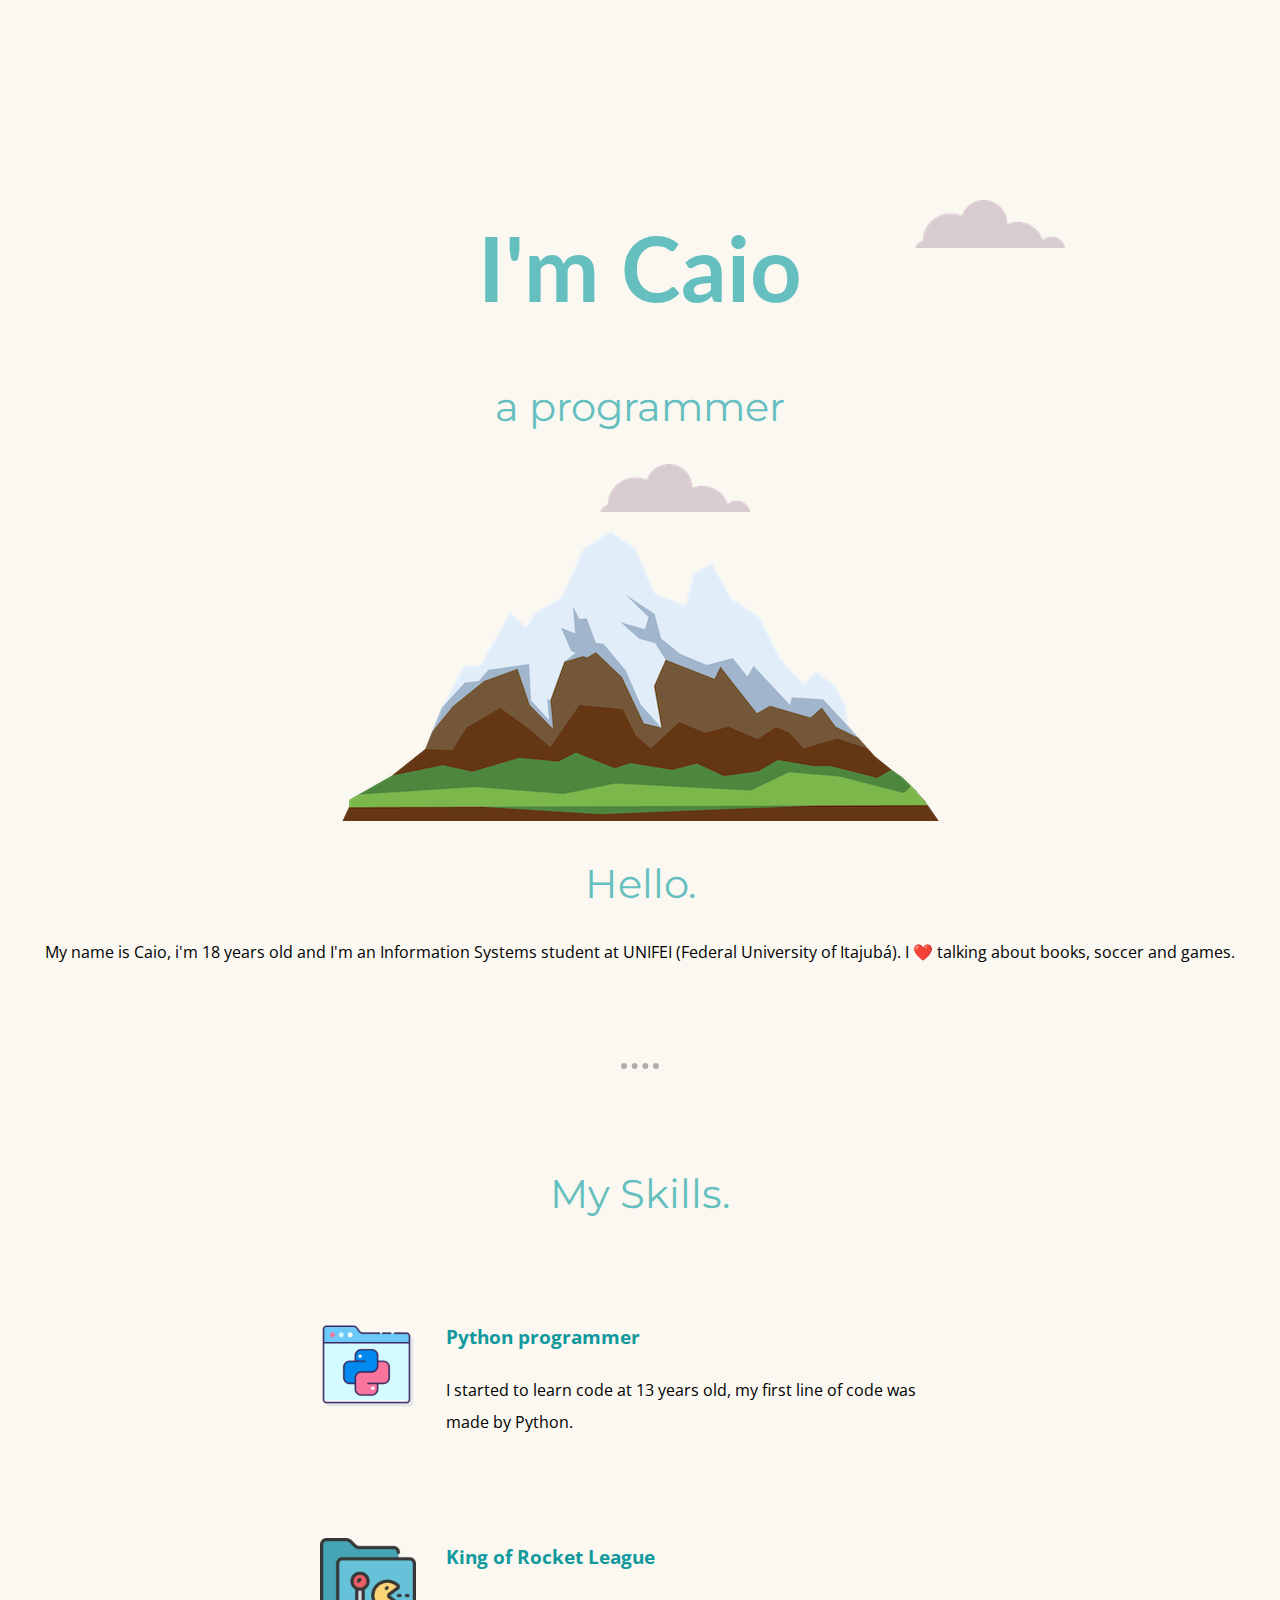
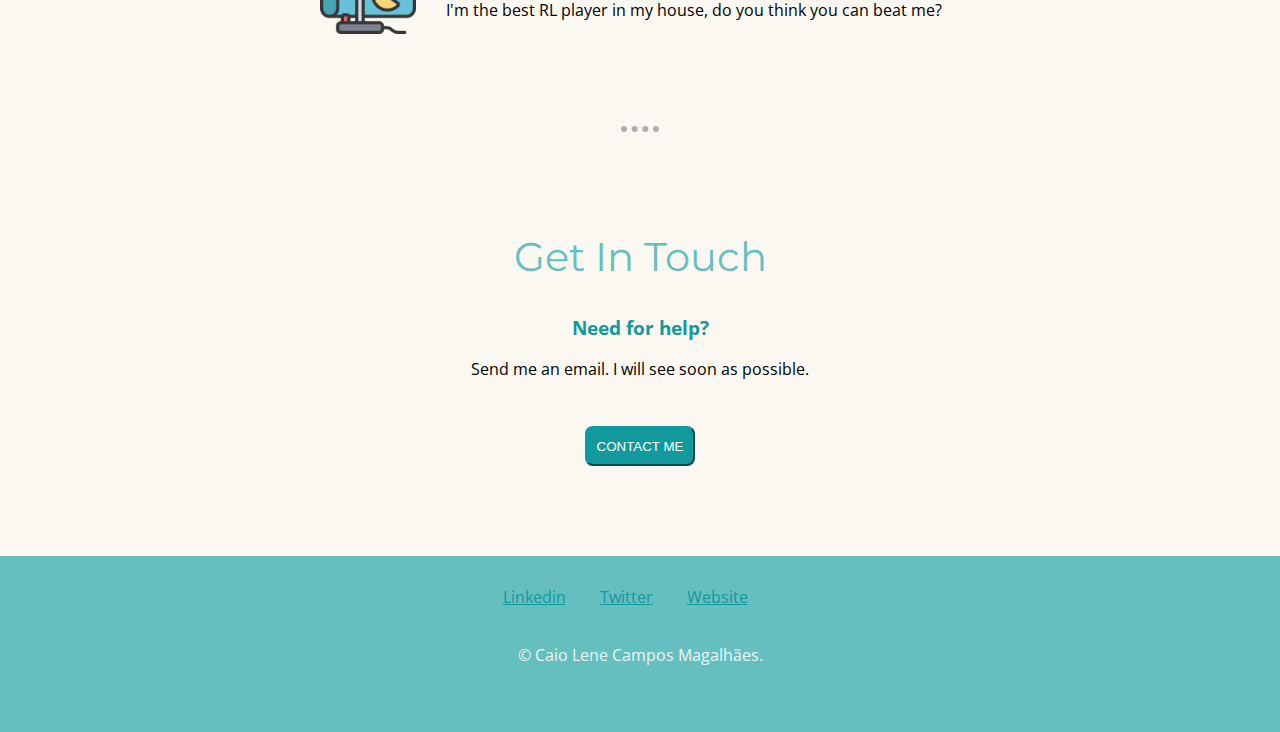
<file: index.html>
<!DOCTYPE html>
<html lang="en">
<head>
    <meta charset="UTF-8">
    <meta http-equiv="X-UA-Compatible" content="IE=edge">
    <meta name="viewport" content="width=device-width, initial-scale=1.0">
    <title>Caio - Son of Python</title>
    <link rel="shortcut icon" href="site_images/reading.ico" type="image/x-icon">
    <link rel="stylesheet" href="css_site/personal.css">
    <link rel="preconnect" href="https://fonts.googleapis.com"><link rel="preconnect" href="https://fonts.gstatic.com" crossorigin><link href="https://fonts.googleapis.com/css2?family=Josefin+Sans:wght@700&family=Lato&family=Quicksand&display=swap" rel="stylesheet">
    <link rel="preconnect" href="https://fonts.googleapis.com">
    <link rel="preconnect" href="https://fonts.gstatic.com" crossorigin>
    <link href="https://fonts.googleapis.com/css2?family=Montserrat&display=swap" rel="stylesheet">
    <link href="https://fonts.googleapis.com/css2?family=Open+Sans&display=swap" rel="stylesheet">
    <style>
    hr {
    width: 3%;
    border-style: none;
    border-top-style: dotted;
    border-width: 6px;
    border-color: rgb(179, 172, 172);
    height: 0;
    margin-top: 100px;
    margin-bottom: 100px;
}
    </style>
  </head>
<body>
    <img class="top-cloud" src="site_images/cloud.png" alt="cloud">
    <h1>I'm Caio</h1>
    <h2>a programmer</h2>
    <img src="site_images/mountain.png" alt="">
    <img class="bottom-cloud" src="site_images/cloud.png" alt="cloud">
    <div class="middle-container">
        <div class="profile">
          <h2>Hello.</h2>
          <p>My name is Caio, i'm 18 years old and I'm an Information Systems student at UNIFEI (Federal University of Itajubá). I ❤️ talking about books, soccer and games.</p>
        </div>
        <hr>
        <div class="skills">
          <h2>My Skills.</h2>
          <div class="skill-row">
            <img class="python-img" src="site_images/python.png" alt="">
            <h3 class="skill-text">Python programmer</h3>
            <p class="skill-text">I started to learn code at 13 years old, my first line of code was made by Python.</p>
          </div>
          <div class="skill-row">
            <img class="game-img" src="site_images/folder.png" alt="">
            <h3 class="skill-text">King of Rocket League</h3>
            <p class="skill-text">I'm the best RL player in my house, do you think you can beat me?</p>
          </div>
        <hr>
        <div class="contact-me">
          <h2>Get In Touch</h2>
          <h3>Need for help?</h3>
          <p>Send me an email. I will see soon as possible.</p>
          <form action="mailto:caio.lene.magalhaes@gmail.com">
            <button type="submit">CONTACT ME</button>
          </form>
        </div>
      </div>
      <div class="bottom-container">
        <a class="bottom-link" class="linkedin" href="">Linkedin</a>
        <a class="bottom-link" class="twitter" href="">Twitter</a>
        <a class="bottom-link" class="website" href="">Website</a>
        <p class="name">© Caio Lene Campos Magalhães.</p>
      </div>
      
</body>
</html>
</file>
<file: css_site/personal.css>
h1 {
    display: block;
    font-family:'Lato', sans-serif;
    font-size: 5.625rem;
    padding-top: 100px;
    color: #66BFBF;
}
h2 {
    font-size: 2.5rem;
    font-family:'Montserrat', sans-serif;
    color: #66BFBF;
    font-weight: normal;
}
h3{
    color: #11999E;
}
body {
    text-align: center;
    background-color: #FAF8F1;
    font-family: 'Open Sans', sans-serif;
    margin: 0;
}
.bottom-cloud{
    position: absolute;
    left: 600px;
}
.top-cloud{
    position: relative;
    left: 350px;
    top: 200px;
}
a {
    color: #11999E;
}
.skill-row{
    width: 50%;
    margin: 100px auto 100px auto;
}
.skill-text {
    text-align: left;
    line-height: 2;
}
.skill-image{
    width: 25%;
    float: left;
    margin-right: 30px;
    position: relative;
    bottom: 50px;
}
.python-img{
    width: 15%;
    float: left;
    margin-right: 30px;
}
.game-img{
    width: 15%;
    float: left;
    margin-right: 30px;
}
.bottom-container {
    background-color: #66BFBF;
    padding-bottom: 100px;
}
button {
    margin-top: 30px;
    margin-bottom: 90px;
    color: white;
    background-color: #11999E;
    border-radius: 8px;
    width: 110px;
    height: 40px;
    border-color: #11999E;
    box-shadow: 0px;
}
.name{
    position: relative;
    top: 50px;
    color: #EAF6F6;
}
.bottom-link{
    color: #11999E;
    margin-right: 30px;
    position: relative;
    top: 30px;
    text-align: center;
}
hr {
    width: 3%;
    border-style: none;
    border-top-style: dotted;
    border-width: 6px;
    border-color: rgb(179, 172, 172);
    height: 0;
    margin-top: 100px;
    margin-bottom: 100px;
}
</file>
